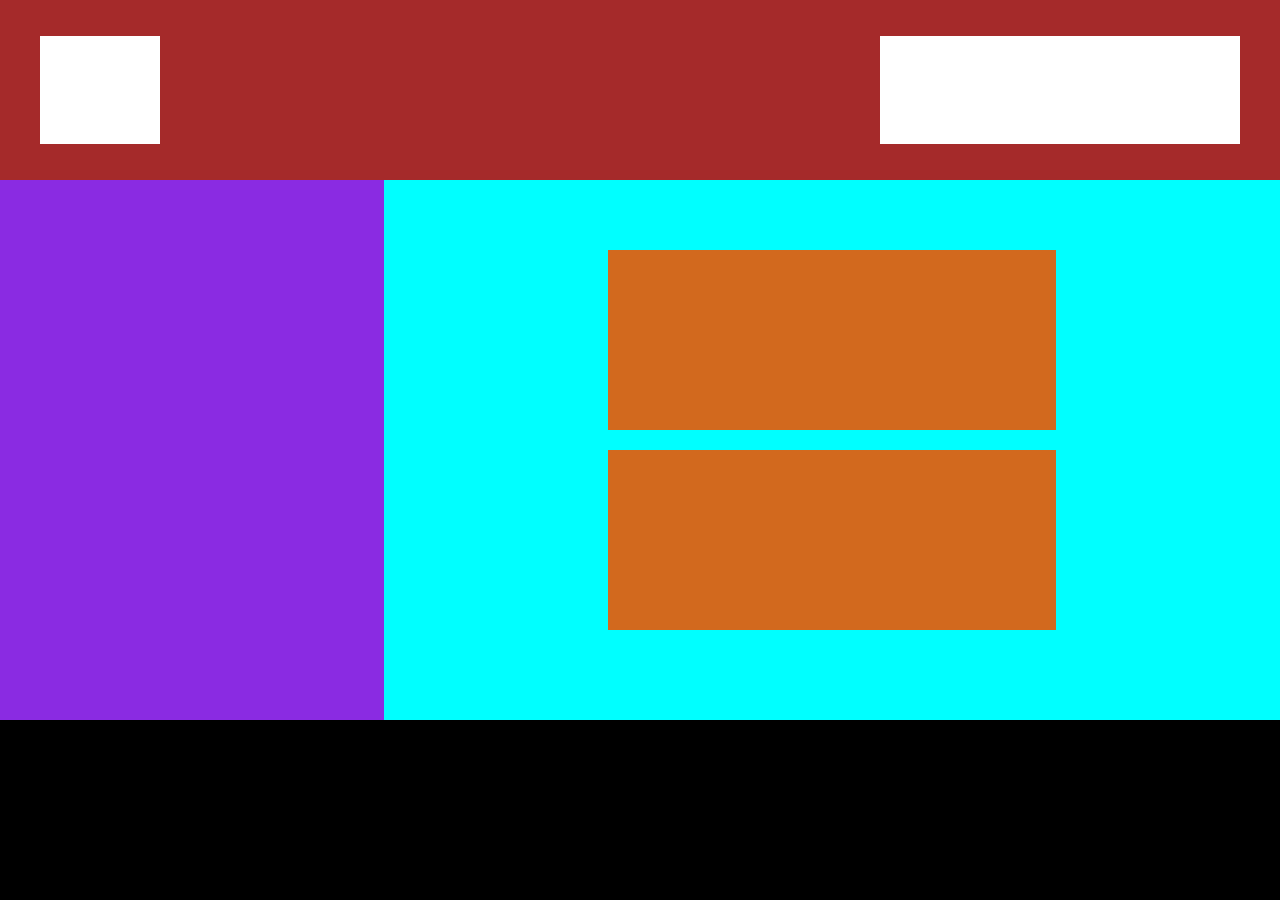
<file: Aulas/Segundo Semestre/Front-end/Aula de Semântica/index.html>
<!DOCTYPE html>
<html lang="pt-BR">

<head>
    <meta charset="UTF-8">
    <meta name="viewport" content="width=device-width, initial-scale=1.0">
    <title>Aula de Semantica</title>
    <link rel="stylesheet" href="styles/style.css">
</head>

<body>
    <header>
        <div class="logo"></div>
        <nav></nav>
    </header>
    <div class="principal">
        <aside></aside>
        <main>
            <section></section>
            <section></section>
        </main>
    </div>
    <footer></footer>
</body>

</html>
</file>
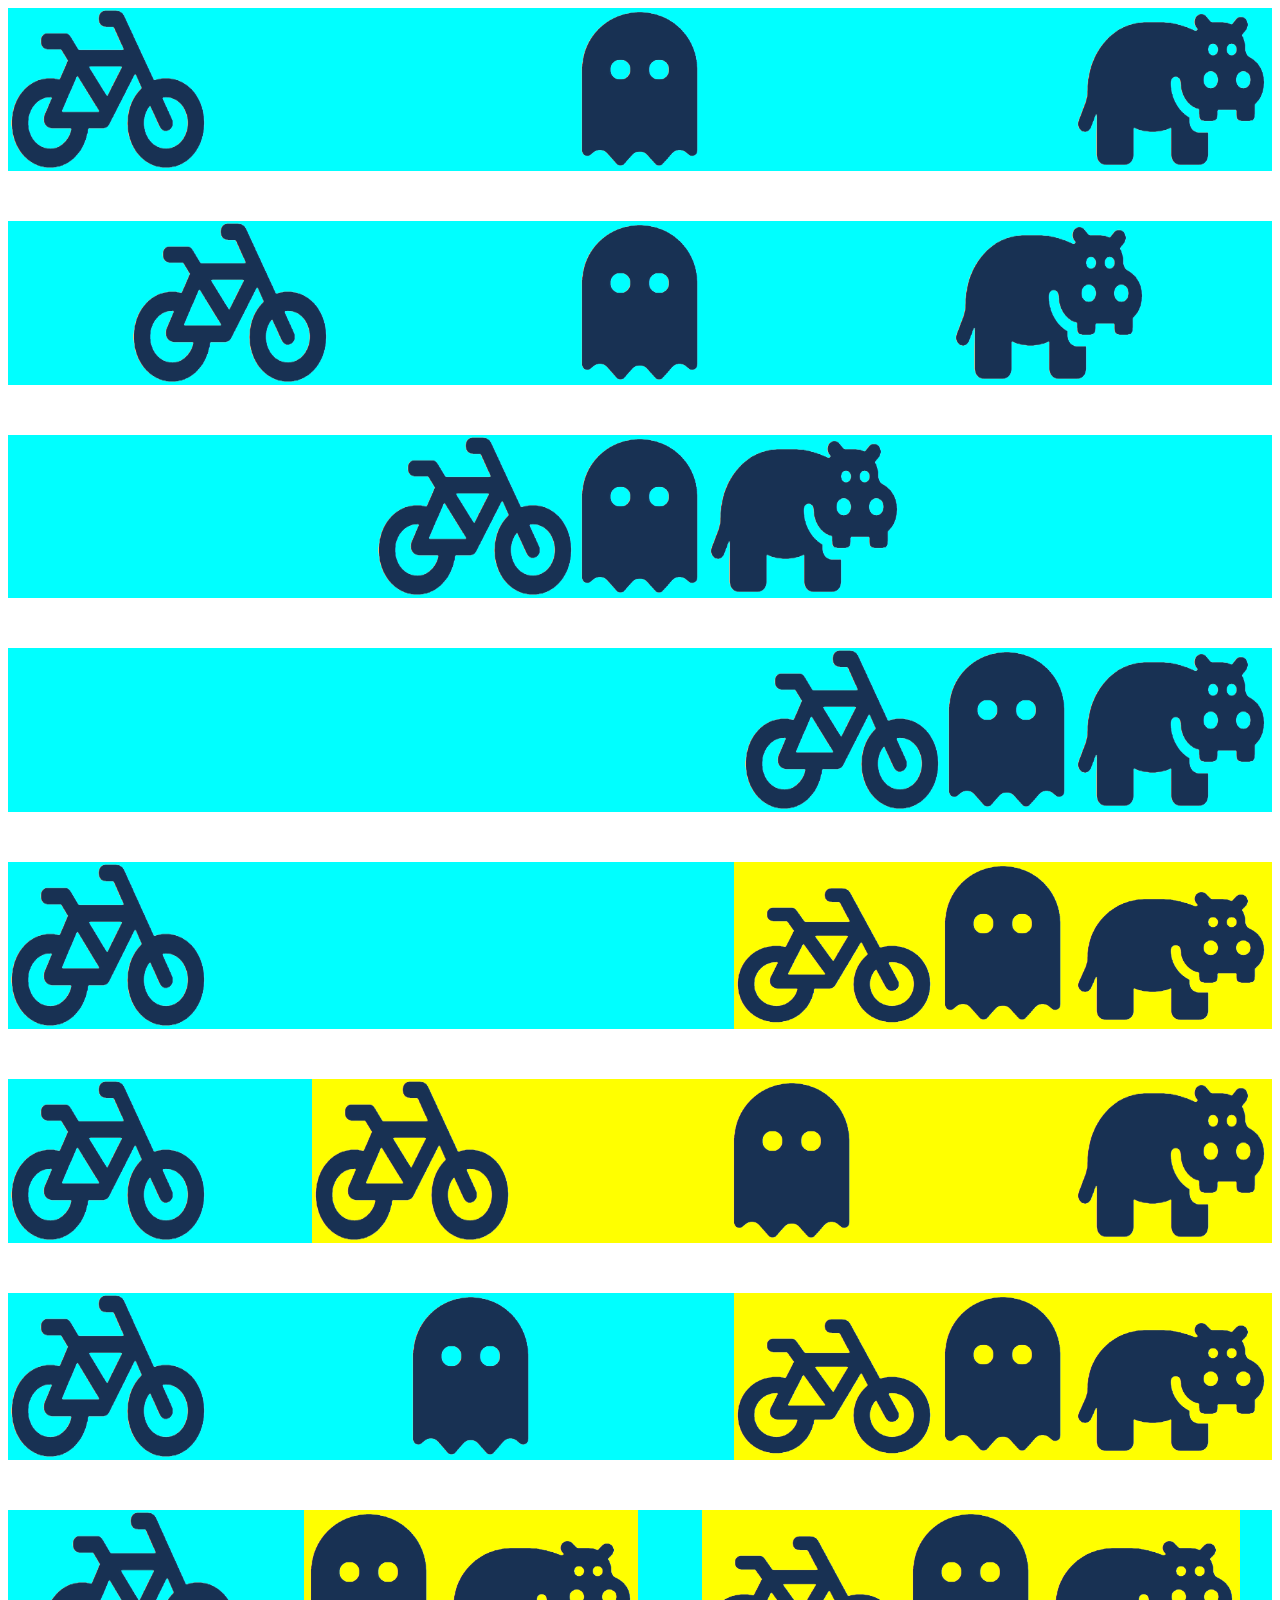
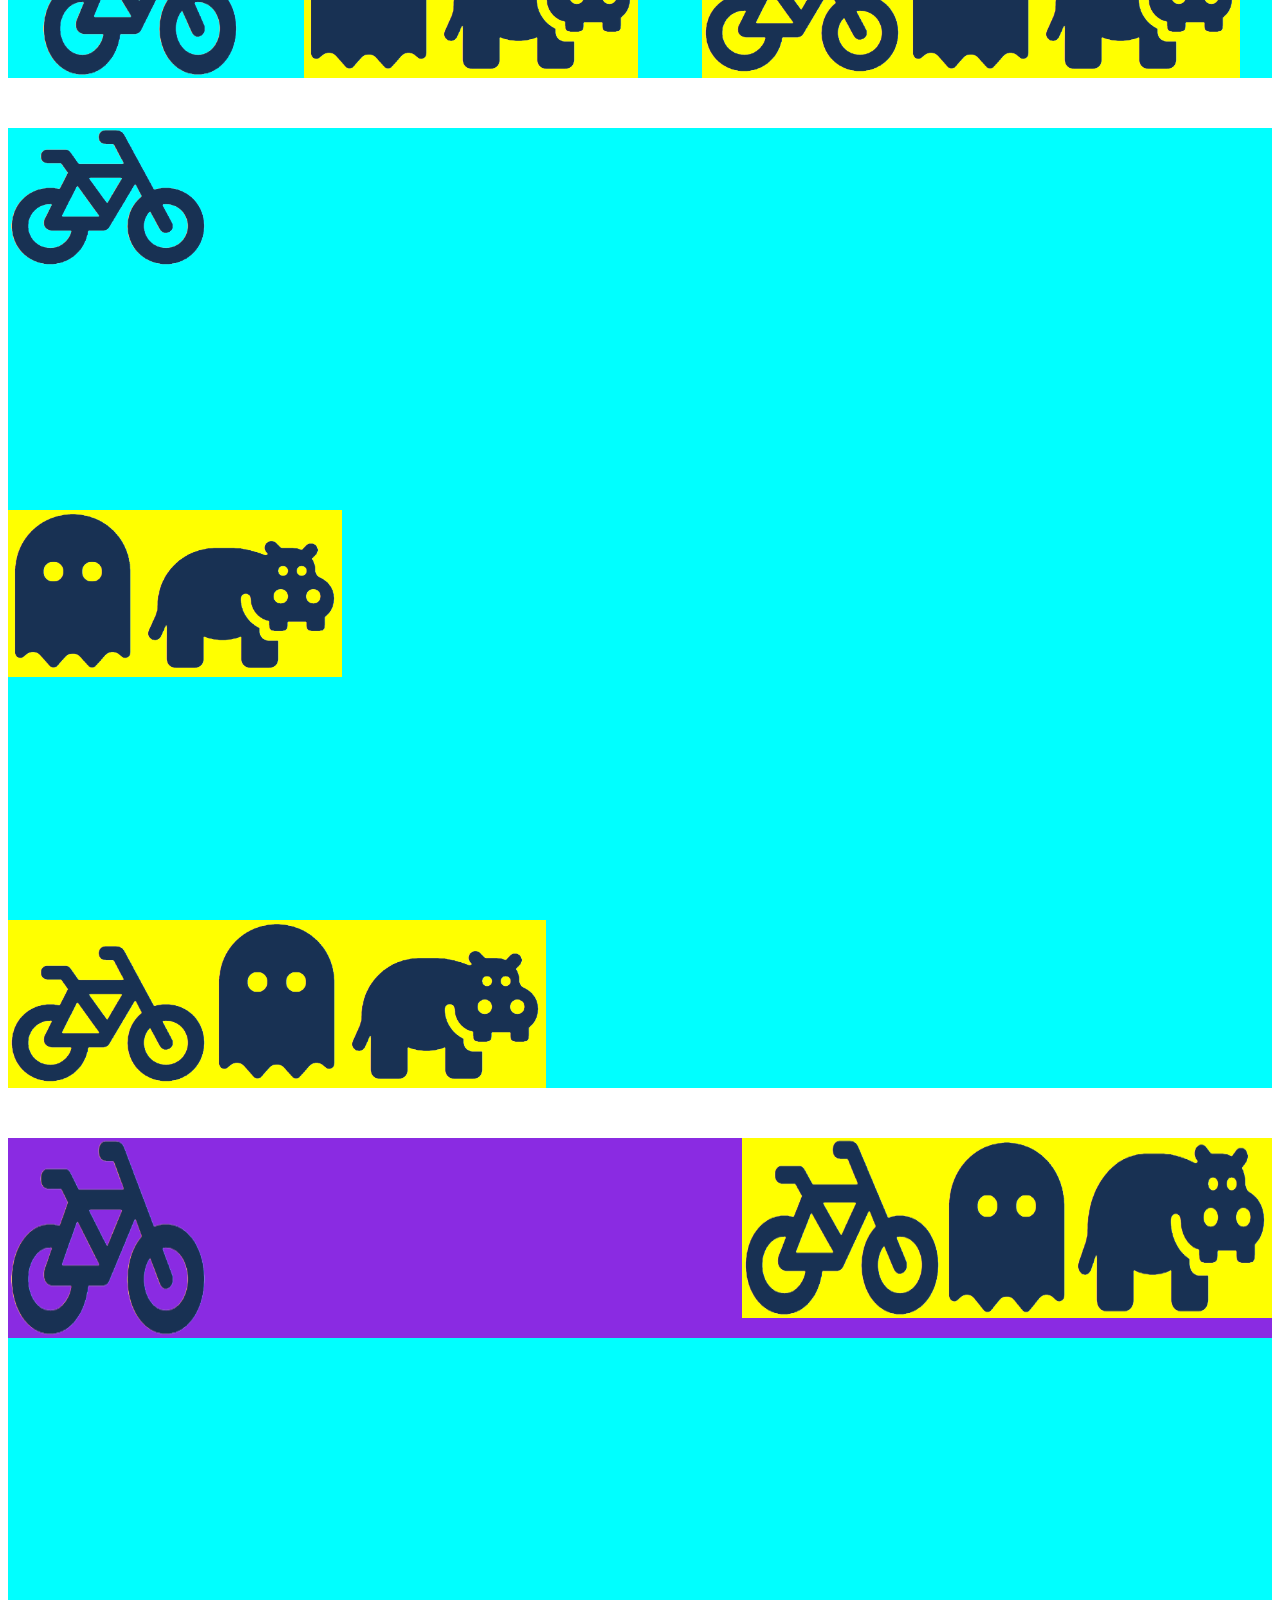
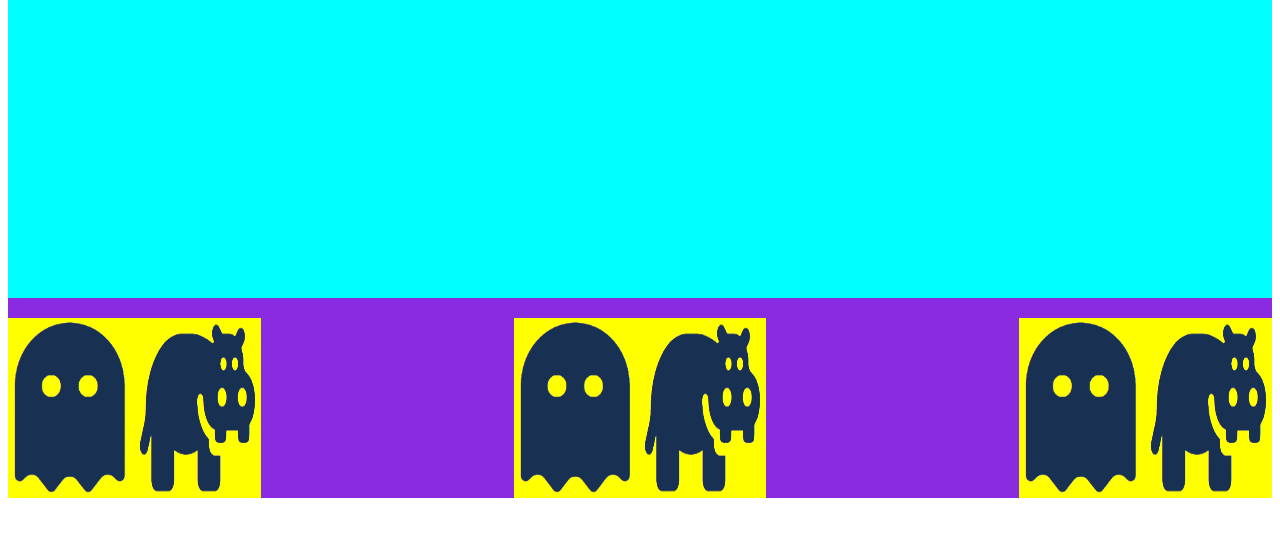
<file: Aulas/Segundo Semestre/Front-end/Desafio de Posicionamento/index.html>
<!DOCTYPE html>
<html lang="pt-BR">

<head>
    <meta charset="UTF-8">
    <meta name="viewport" content="width=device-width, initial-scale=1.0">
    <title>Desafio Posicionamento</title>
    <link rel="stylesheet" href="styles/style.css">
</head>

<body>
    <div class="espacado1 div-flex">
        <img src="img/icone-bicicleta.png" alt="">
        <img class="fantasma" src="img/icone-fantasma.png" alt="">
        <img src="img/icone-hipopotamo.png" alt="">
    </div>
    <div class="espacado2 div-flex">
        <img src="img/icone-bicicleta.png" alt="">
        <img class="fantasma" src="img/icone-fantasma.png" alt="">
        <img src="img/icone-hipopotamo.png" alt="">
    </div>
    <div class="centralizado div-flex">
        <img src="img/icone-bicicleta.png" alt="">
        <img class="fantasma" src="img/icone-fantasma.png" alt="">
        <img src="img/icone-hipopotamo.png" alt="">
    </div>
    <div class="direita div-flex">
        <img src="img/icone-bicicleta.png" alt="">
        <img class="fantasma" src="img/icone-fantasma.png" alt="">
        <img src="img/icone-hipopotamo.png" alt="">
    </div>
    <div class="direita-amarelo div-flex">
        <img src="img/icone-bicicleta.png" alt="">
        <div class="amarelo">
            <img src="img/icone-bicicleta.png" alt="">
            <img class="fantasma" src="img/icone-fantasma.png" alt="">
            <img src="img/icone-hipopotamo.png" alt="">
        </div>
    </div>
    <div class="direita-amarelo div-flex">
        <img src="img/icone-bicicleta.png" alt="">
        <div class="amarelo-novo">
            <img src="img/icone-bicicleta.png" alt="">
            <img class="fantasma" src="img/icone-fantasma.png" alt="">
            <img src="img/icone-hipopotamo.png" alt="">
        </div>
    </div>
    <div class="direita-amarelo div-flex">
        <img src="img/icone-bicicleta.png" alt="">
        <img class="fantasma" src="img/icone-fantasma.png" alt="">
        <div class="amarelo">
            <img src="img/icone-bicicleta.png" alt="">
            <img class="fantasma" src="img/icone-fantasma.png" alt="">
            <img src="img/icone-hipopotamo.png" alt="">
        </div>
    </div>
    <div class="espacado2 div-flex">
        <img src="img/icone-bicicleta.png" alt="">
        <div class="amarelo">
            <img class="fantasma" src="img/icone-fantasma.png" alt="">
            <img src="img/icone-hipopotamo.png" alt="">
        </div>
        <div class="amarelo">
            <img src="img/icone-bicicleta.png" alt="">
            <img class="fantasma" src="img/icone-fantasma.png" alt="">
            <img src="img/icone-hipopotamo.png" alt="">
        </div>
    </div>
    <div class="direita-amarelo div-flex coluna">
        <img src="img/icone-bicicleta.png" alt="">
        <div class="amarelo">
            <img class="fantasma" src="img/icone-fantasma.png" alt="">
            <img src="img/icone-hipopotamo.png" alt="">
        </div>
        <div class="amarelo">
            <img src="img/icone-bicicleta.png" alt="">
            <img class="fantasma" src="img/icone-fantasma.png" alt="">
            <img src="img/icone-hipopotamo.png" alt="">
        </div>
    </div>

    <div class="desafio div-flex box">
        <div class="roxo roxo1 box">
            <img class="box" src="img/icone-bicicleta.png" alt="">
            <div class="amarelo-unico div-flex box">
                <img class="box" src="img/icone-bicicleta.png" alt="">
                <img class="box fantasma" src="img/icone-fantasma.png" alt="">
                <img class="box" src="img/icone-hipopotamo.png" alt="">
            </div>
        </div>

        <div class="roxo roxo2 box">
            <div class="amarelo-triplo box">
                <img class="box agora-vai fantasma" src="img/icone-fantasma.png" alt="">
                <img class="box agora-vai" src="img/icone-hipopotamo.png" alt="">
            </div>
            <div class="amarelo-triplo box">
                <img class="box agora-vai fantasma" class="fantasma" src="img/icone-fantasma.png" alt="">
                <img class="box agora-vai" src="img/icone-hipopotamo.png" alt="">
            </div>
            <div class="amarelo-triplo box">
                <img class="box agora-vai fantasma" src="img/icone-fantasma.png" alt="">
                <img class="box agora-vai" src="img/icone-hipopotamo.png" alt="">
            </div>
        </div>
    </div>

</body>

</html>
</file>
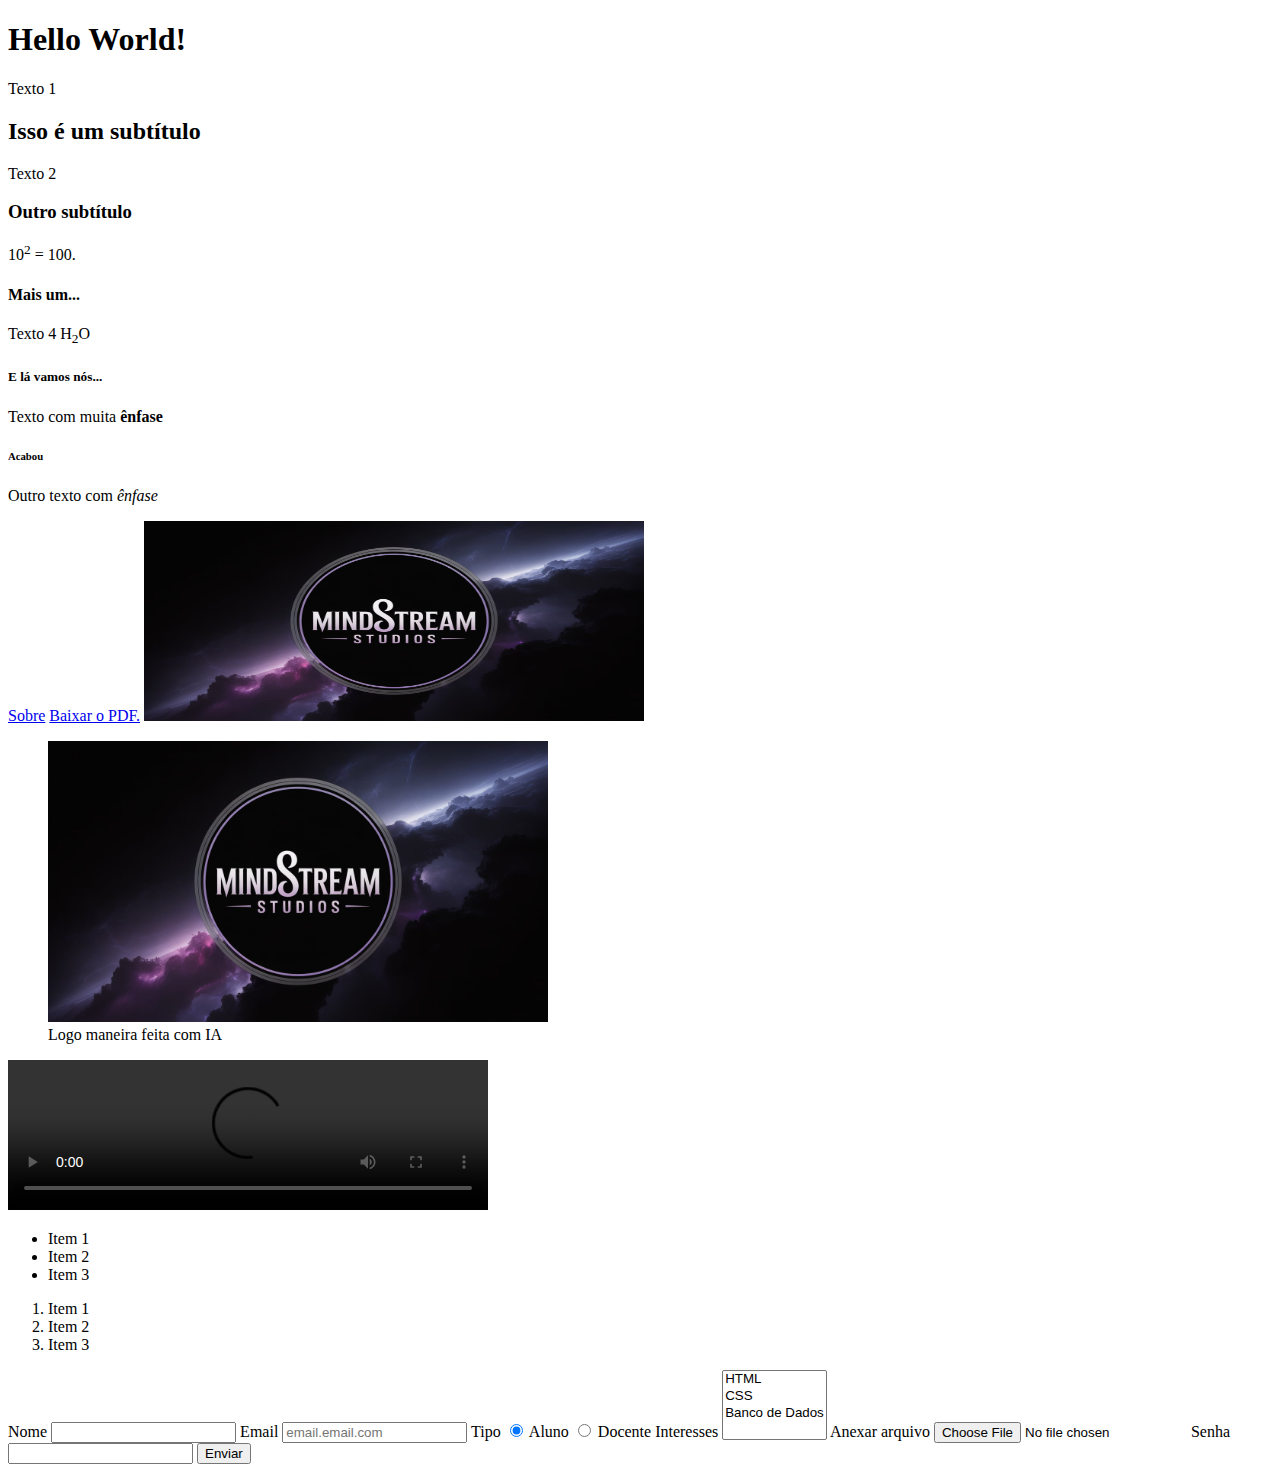
<file: Aulas/Segundo Semestre/Front-end/Introdução ao HTML/index.html>
<!DOCTYPE html>
<html lang="pt-BR">

<head>
    <meta charset="UTF-8">
    <meta name="viewport" content="width=device-width, initial-scale=1.0">
    <title>First HTML</title>
</head>

<body>
    <h1 id="Sobre"> Hello World! </h1>
    <p> Texto 1 </p>
    <h2> Isso é um subtítulo </h2>
    <p> Texto 2 </p>
    <h3> Outro subtítulo </h3>
    <p> 10<sup>2</sup> = 100. </p>
    <h4> Mais um... </h4>
    <p> Texto 4 H<sub>2</sub>O </p>
    <h5> E lá vamos nós... </h5>
    <p> Texto com muita <strong> ênfase </strong> </p>
    <h6> Acabou </h6>
    <p> Outro texto com <em> ênfase </em> </p>
    <!-- CTRL KC -->
    <a href="#sobre">Sobre</a>
    <!-- link e direcionamento com id -->
    <a href="Teste.pdf" download>Baixar o PDF.</a>
    <img src="B5h8KZUgQ7aFGqBGV-cH6A.jpeg" alt="Logo insana feita com IA" width="500px" height="200px">
    <!-- manipular altura e largura pode deformar a imagem -->
    <figure>
        <img src="B5h8KZUgQ7aFGqBGV-cH6A.jpeg" alt="Logo insana novamente" width="500px">
        <figcaption> Logo maneira feita com IA </figcaption>
    </figure>
    <video controls width="480">
        <source src="" type="video/mp4">
    </video>

    <!-- LISTA NAO ORDENADA (ul) -->
    <ul>
        <li>Item 1</li>
        <li>Item 2</li>
        <li>Item 3</li>
    </ul>
    <!-- LISTA ORDENADA (ol) -->
    <ol>
        <li>Item 1</li>
        <li>Item 2</li>
        <li>Item 3</li>
    </ol>

    <!-- FORMULARIO -->
    <form>
        <label for="nome">Nome</label>
        <input id="nome" required>
        <!-- REQUIRED = PREENCHIMENTO OBRIGATORIO -->
        <label for="">Email</label>
        <input type="email" name="" id="" placeholder="email.email.com">
        <!-- PLACEHOLDER = ilustracao de campo de preenchimento  -->

        <label>Tipo</label>
        <label>
            <input type="radio" name="" id="" checked>
            Aluno
        </label>

        <label>
            <input type="radio" name="" id="">
            Docente
        </label>

        <label for="">Interesses</label>
        <select name="" id="" multiple>
            <option>HTML</option>
            <option>CSS</option>
            <option>Banco de Dados</option>
        </select>

        <label for="arquivo">Anexar arquivo</label>
        <input type="file" name="" id="arquivo">

        <label for="senha">Senha</label>
        <input type="password" name="" id="Senha" required>

        <button type="submit">Enviar</button>
    </form>

</body>

</html>
</file>
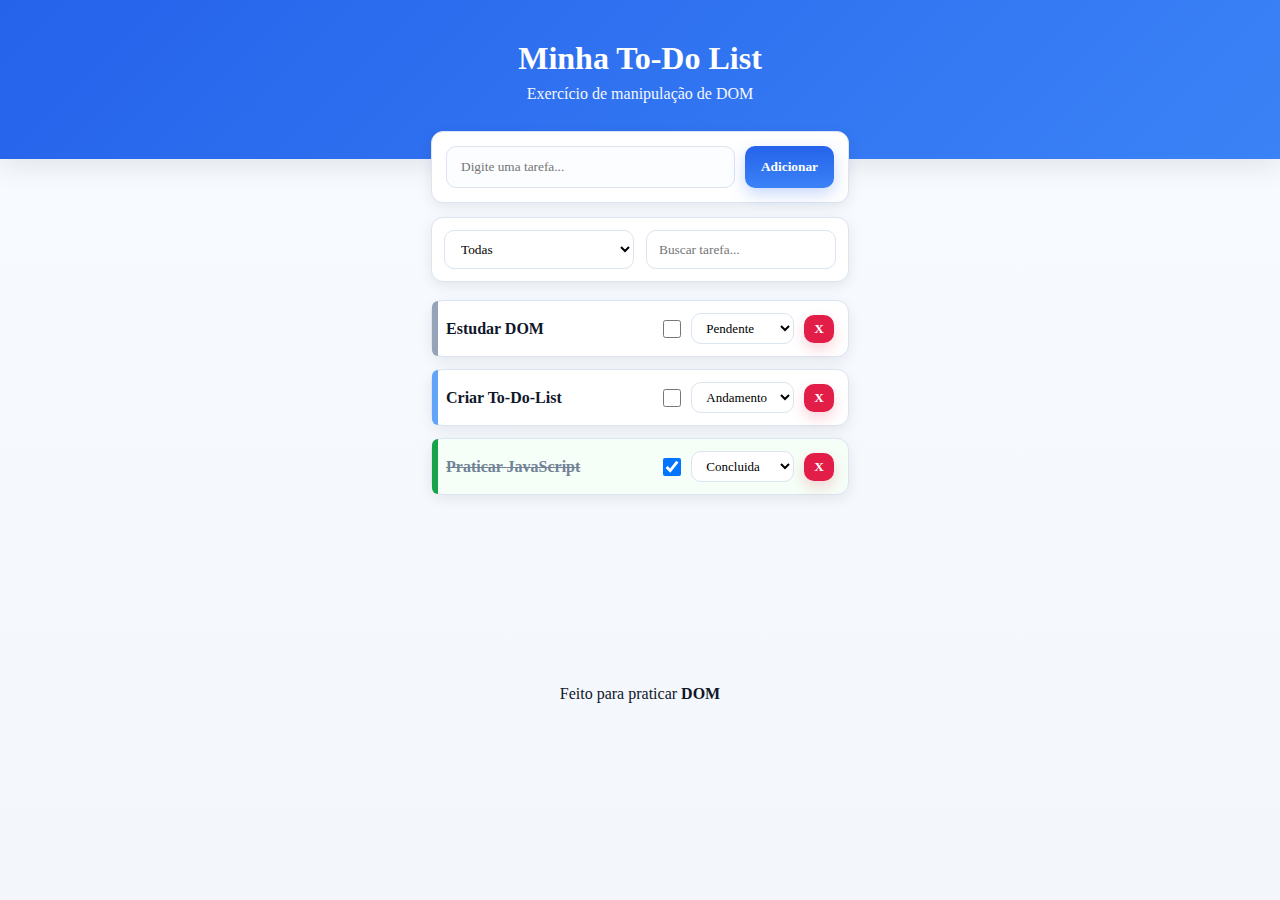
<file: Aulas/Segundo Semestre/Front-end/DOM-(Document-Object-Model)/to-do-list/index.html>
<!doctype html>
<html lang="pt-br">

<head>
  <meta charset="utf-8" />
  <meta name="viewport" content="width=device-width, initial-scale=1" />
  <title>To-Do List</title>
  <link rel="stylesheet" href="styles/style.css" />
</head>

<body>
  <header>
    <h1>Minha To-Do List</h1>
    <p>Exercício de manipulação de DOM</p>
  </header>

  <main>
    <section class="formulario">
      <form id="form-tarefa">
        <input id="titulo" type="text" placeholder="Digite uma tarefa..." required />
        <button type="submit">Adicionar</button>
      </form>
    </section>

    <section class="filtros">
      <select id="filtro-status">
        <option value="todas" selected>Todas</option>
        <option value="pendente">Pendentes</option>
        <option value="andamento">Em andamento</option>
        <option value="concluida">Concluídas</option>
      </select>
      <input id="filtro-busca" type="search" placeholder="Buscar tarefa..." />
    </section>

    <ul id="lista-tarefas" class="lista-tarefas"></ul>
    <p id="vazio" class="vazio">Nenhuma tarefa ainda. Adicione a primeira!</p>
  </main>

  <footer>
    <span>Feito para praticar <strong>DOM</strong></span>
  </footer>
  <script src="scripts/script.js"></script>
</body>

</html>
</file>
<file: Aulas/Segundo Semestre/Front-end/Aula de Semântica/styles/style.css>
* {
    margin: 0;
    padding: 0;
    box-sizing: border-box;
}

body {
    display: flex;
    flex-direction: column;
}

header {
    height: 20vh;
    background-color: brown;
    display: flex;
    justify-content: space-between;
    padding: 0 40px;
    align-items: center;
}

.logo {
    width: 10%;
    height: 60%;
    background-color: #FFFFFF;
}

nav {
    width: 30%;
    height: 60%;
    background-color: #FFFFFF;
}

.principal {
    display: flex;
    justify-content: space-between;
    height: 60vh;
}

aside {
    width: 30vw;
    background-color: blueviolet;
}

main {
    width: 70vw;
    background-color: aqua;
    display: flex;
    flex-direction: column;
    justify-content: center;
    align-items: center;
}

section {
    height: 20vh;
    background-color: chocolate;
    margin-bottom: 20px;
    width: 50%;
}

footer {
    background-color: black;
    height: 20vh;
}
</file>
<file: Aulas/Segundo Semestre/Front-end/Desafio de Posicionamento/styles/style.css>
img {
    width: 200px;
}

.fantasma {
    width: 130px;
}

.div-flex {
    background-color: aqua;
    display: flex;
    margin-bottom: 50px;
}

.espacado1 {
    justify-content: space-between;
}

.espacado2 {
    justify-content: space-around;
}

.centralizado {
    justify-content: center;
}

.direita {
    justify-content: flex-end;
}

.direita-amarelo {
    justify-content: space-between;
}

.amarelo {
    background-color: yellow;
}

.amarelo-novo {
    background-color: yellow;
    display: flex;
    justify-content: space-between;
    width: 960px;
}

.coluna {
    flex-direction: column;
    height: 960px;
    align-items: flex-start;
}

.desafio {
    background-color: aqua;
    flex-direction: column;
    height: 960px;
    justify-content: space-between;
    box-sizing: border-box;
}

.box {
    box-sizing: border-box;
}

.roxo {
    background-color: blueviolet;
    display: flex;
    height: 200px;
    justify-content: space-between;
    box-sizing: border-box;
}

.roxo1 {
   
}

.roxo2 {
    align-items: flex-end;
}

.amarelo-unico {
    background-color: yellow;
    height: 90%;
    display: flex;
}

.amarelo-triplo {
    background-color: yellow;
    box-sizing: border-box;
    width: 20%;
    height: 90%;
}

.agora-vai {
    width: 49%;
    height: 100%;
}
</file>
<file: Aulas/Segundo Semestre/Front-end/DOM-(Document-Object-Model)/to-do-list/styles/style.css>
/* ===== VARIAVEIS ===== */
:root {
  --bg: #f3f6fb;
  --card: #ffffff;
  --borda: #dbe4f0;
  --texto: #0f172a;
  --vazio: #667085;
  --azul: #2563eb;
  --azul-escuro: #1e3a8a;
  --verde: #16a34a;
  --verm: #e11d48;

  --raio: 12px;
  --sombra-sm: 0 4px 14px rgba(15, 23, 42, .08);
  --sombra-md: 0 10px 24px rgba(2, 6, 23, .08);
}

/* ===== GLOBAIS ===== */
* {
  box-sizing: border-box;
  margin: 0;
  padding: 0;
  font-family: Georgia;
}

body {
  color: var(--texto);
  background: linear-gradient(180deg, #f8fbff, var(--bg));
  height: 100vh;
  display: flex;
  flex-direction: column;
}

/* ===== Cabeçalho com gradiente simples ===== */
header {
  text-align: center;
  padding: 40px 16px 56px;
  color: #fff;
  background: linear-gradient(135deg, var(--azul), #3b82f6);
  box-shadow: var(--sombra-md);
}

header h1 {
  font-size: 2rem;
}

header p {
  margin: 8px 0 0;
  opacity: .95;
}

/* ===== Layout ===== */
main {
  max-width: 720px;
  margin: -28px auto 40px;
  /* encosta no header */
  padding: 0 16px;
}

/* Cartão genérico */
.card {
  background: var(--card);
  border: 1px solid var(--borda);
  border-radius: var(--raio);
  box-shadow: var(--sombra-sm);
}

/* ===== Formulário ===== */
.formulario {
  padding: 14px;
  margin-bottom: 14px;
  border-radius: var(--raio);
  border: 1px solid var(--borda);
  background: var(--card);
  box-shadow: var(--sombra-sm);
}

#form-tarefa {
  display: grid;
  grid-template-columns: 1fr auto;
  gap: 10px;
}

#form-tarefa input {
  padding: 12px 14px;
  border: 1px solid var(--borda);
  border-radius: 10px;
  background: #fbfdff;
  outline: none;
  /* linha que aparece em volta do input quando clica nele*/
  transition: border-color .15s ease, box-shadow .15s ease;
}

#form-tarefa input:focus {
  border-color: #93c5fd;
  /* azul claro */
  box-shadow: 0 0 0 3px rgba(147, 197, 253, .4);
}

#form-tarefa button {
  padding: 12px 16px;
  border: 0;
  border-radius: 10px;
  background: linear-gradient(180deg, var(--azul), #3b82f6);
  color: #fff;
  font-weight: 700;
  cursor: pointer;
  transition: transform .12s ease, box-shadow .15s ease;
  box-shadow: 0 6px 16px rgba(37, 99, 235, .25);
}

#form-tarefa button:hover {
  transform: translateY(-1px);
  /* ao passar o mouse o botão sobe */
}

#form-tarefa button:active {
  transform: translateY(0);
  /* ao clicar o botão volta para o lugar */
}

/* ===== Filtros ===== */
.filtros {
  margin-bottom: 18px;
  padding: 12px;
  border-radius: var(--raio);
  border: 1px solid var(--borda);
  background: var(--card);
  box-shadow: var(--sombra-sm);
  display: grid;
  grid-template-columns: 1fr 1fr;
  gap: 12px;
}

.filtros select,
.filtros input {
  padding: 10px 12px;
  border: 1px solid var(--borda);
  border-radius: 10px;
  background: #ffffff;
  transition: border-color .15s ease, box-shadow .15s ease;
  outline: none;
}

.filtros select:focus,
.filtros input:focus {
  border-color: #93c5fd;
  box-shadow: 0 0 0 3px rgba(147, 197, 253, .35);
}

/* ===== Lista ===== */
.lista-tarefas {
  list-style: none;
  display: grid;
  gap: 12px;
}

.tarefa {
  background: var(--card);
  border: 1px solid var(--borda);
  border-radius: 12px;
  padding: 12px 14px;
  display: flex;
  align-items: center;
  justify-content: space-between;
  gap: 12px;
  box-shadow: var(--sombra-sm);
  transition: transform .08s ease, border-color .15s ease, box-shadow .15s ease, background .15s ease;
}

.tarefa:hover {
  transform: translateY(-1px);
  border-color: #cfe0f5;
  box-shadow: var(--sombra-md);
}

.tarefa h3 {
  font-size: 16px;
}

/* barra de status simples (cores) */
.tarefa {
  position: relative;
}

/* BEFORE cria um elemento estilizado que não existe no html.
Precisa do "content" para funcionar */

.tarefa::before {
  content: "";
  /* cria o box do pseudo-elemento (mesmo vazio) */
  position: absolute;
  /* posicionar por coordenadas */
  left: 0;
  /* gruda no lado esquedo do topo ate a base */
  top: 0;
  bottom: 0;
  width: 6px;
  border-radius: 12px 0 0 12px;
}

.pendente::before {
  background: #94a3b8;
}

/* cinza-azulado */

.andamento::before {
  background: #60a5fa;
}

/* azul */

.concluida::before {
  background: var(--verde);
}

.concluida {
  background: #f5fff7;
}

.concluida h3 {
  text-decoration: line-through;
  /* linha cortando o texto */
  color: #728297;
}

/* Ações */
.acao {
  display: flex;
  align-items: center;
  gap: 10px;
}

/* Checkbox padrão do navegador (sem accent-color) */
.acao input[type="checkbox"] {
  width: 18px;
  height: 18px;
  cursor: pointer;
}

/* Select compacto por tarefa */
.acao select {
  padding: 6px 10px;
  border: 1px solid var(--borda);
  border-radius: 10px;
  background: #fff;
  font-size: 13px;
}

.acao select:focus {
  border-color: #93c5fd;
  box-shadow: 0 0 0 3px rgba(147, 197, 253, .3);
  outline: none;
}

/* Botão remover sem filter */
button.remover {
  background: var(--verm);
  border: none;
  color: white;
  border-radius: 10px;
  padding: 6px 10px;
  font-weight: 700;
  cursor: pointer;
  transition: transform .12s ease, box-shadow .12s ease, opacity .12s ease;
  box-shadow: 0 6px 14px rgba(225, 29, 72, .2);
}

.remover:hover {
  transform: translateY(-1px);
  opacity: .95;
}

.remover:active {
  transform: translateY(0);
}

/* Mensagem vazio */
.vazio {
  margin: 14px 0 0;
  text-align: center;
  color: var(--vazio);
  font-size: 14px;
}

footer {
  display: flex;
  justify-content: center;
  margin-top: 150px;
}

/* Responsivo simples */
@media (max-width: 520px) {
  #form-tarefa {
    grid-template-columns: 1fr;
  }

  .filtros {
    grid-template-columns: 1fr;
  }

  .tarefa {
    align-items: flex-start;
  }
}
</file>
